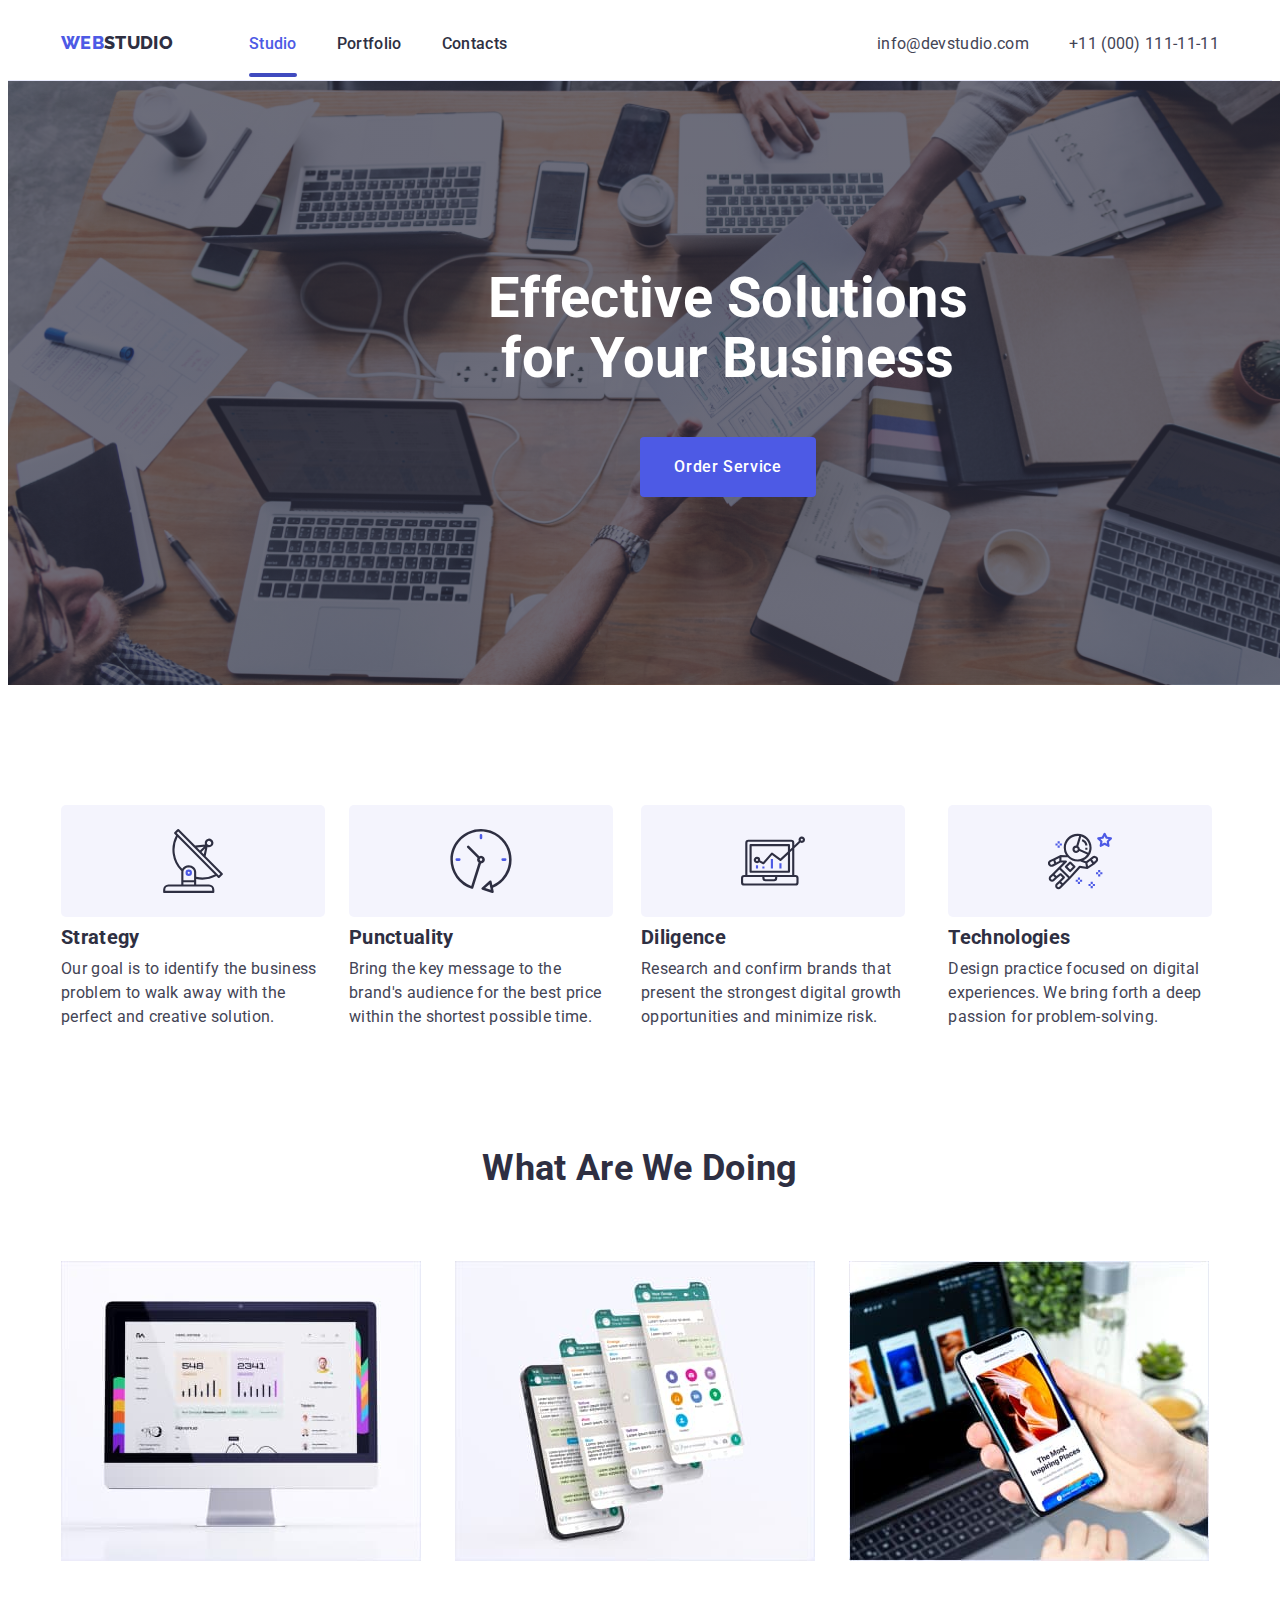
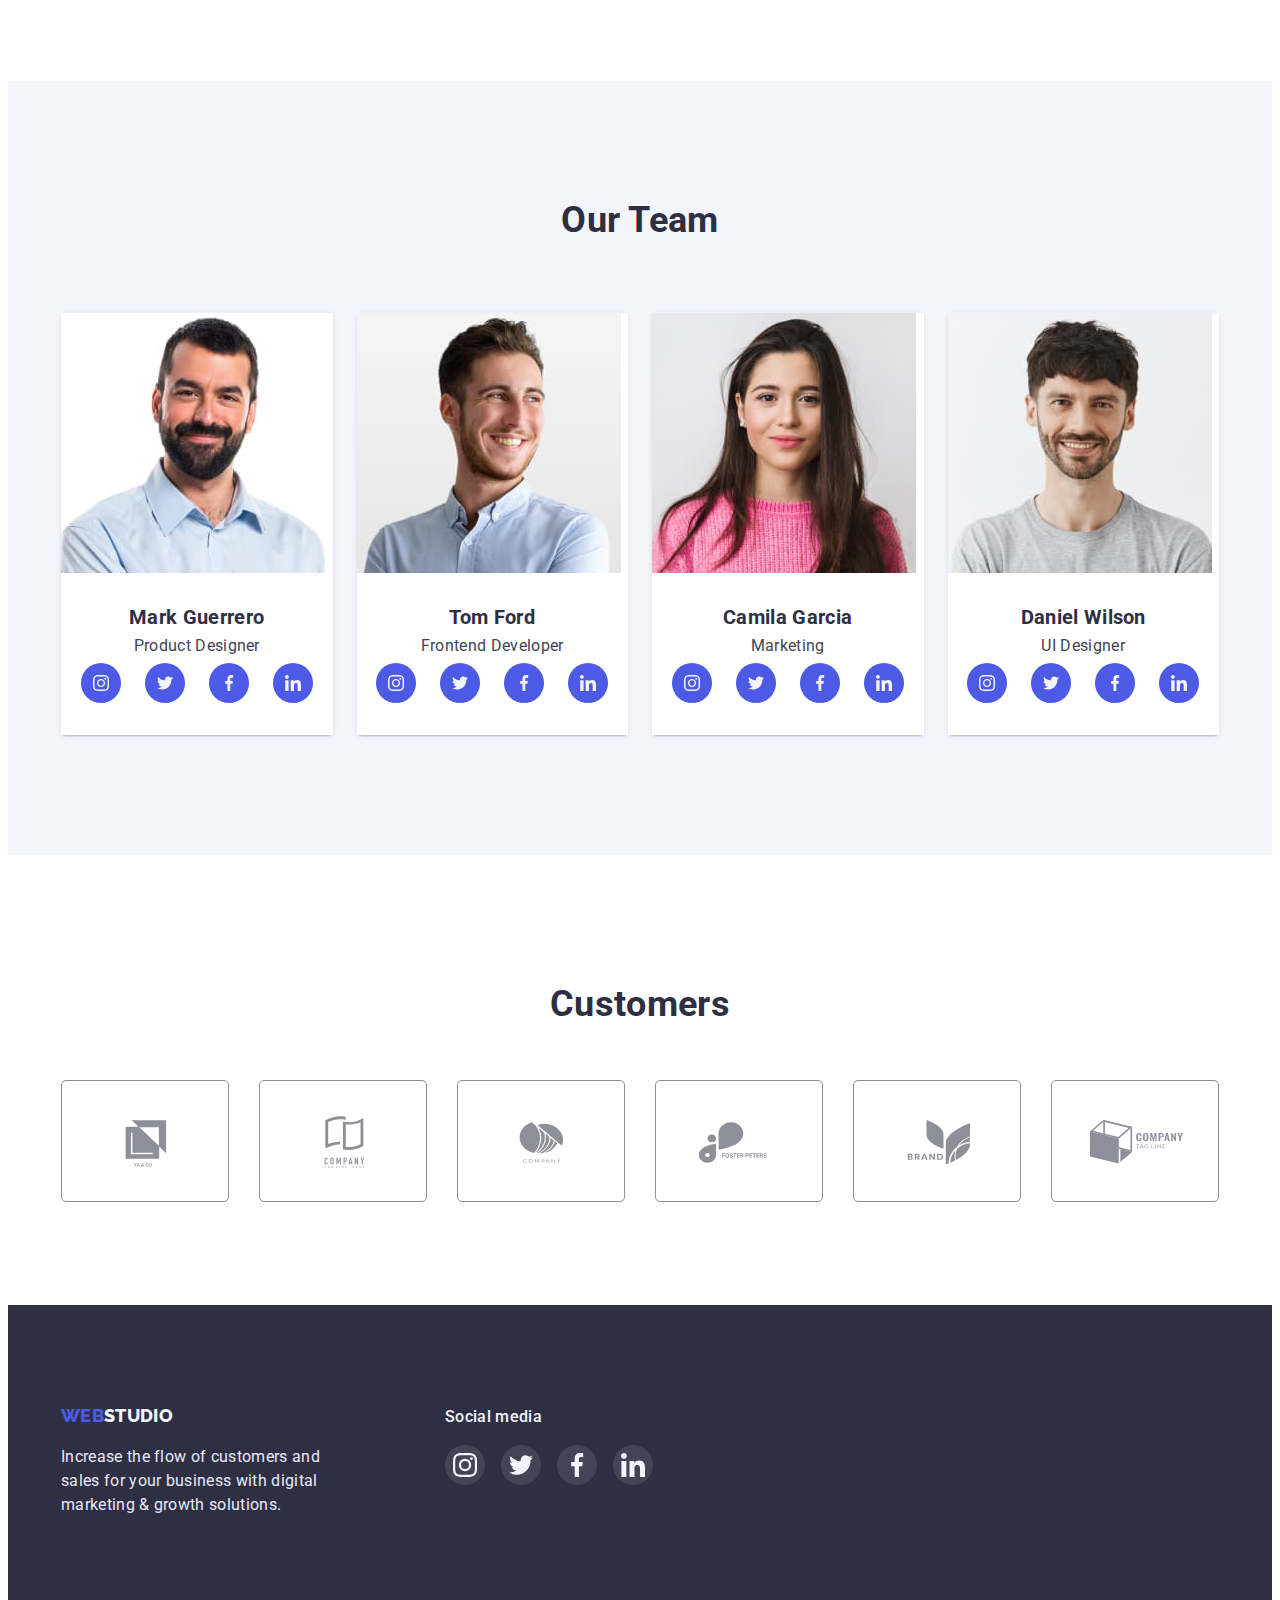
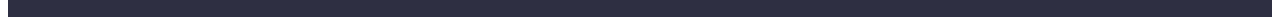
<file: index.html>
<!DOCTYPE html>
<html lang="en">

<head>
    <meta charset="UTF-8">
    <meta http-equiv="X-UA-Compatible" content="IE=edge">
    <meta name="viewport" content="width=device-width, initial-scale=1.0">
    <title>Document</title>
    <link rel="preconnect" href="https://fonts.googleapis.com">
    <link rel="preconnect" href="https://fonts.gstatic.com" crossorigin>
    <link
        href="https://fonts.googleapis.com/css2?family=Raleway:wght@800&family=Roboto:wght@400;500;700;900&display=swap"
        rel="stylesheet">
    <!-- <link rel="stylesheet"
        href="https://fonts.google.com/share?selection.family=Raleway:wght@700;800%7CRoboto:wght@400;500;700;900"> -->
    <link rel="stylesheet" href="https://cdnjs.cloudflare.com/ajax/libs/modern-normalize/0.6.0/modern-normalize.min.css"
        integrity="sha512-1bhKtVC+Rwemskiy3JPDT3u1PjW8B8oH7aFL+fS9Ju0DR/oAp3ttKPIlVWRMdEuhwZ6Lz3ds48hAwz7unUQXdA=="
        crossorigin="anonymous" referrerpolicy="no-referrer">
    <link rel="stylesheet" href="./css/styles.css">
</head>


<body>

    <header class="header">
        <div class="header-container container">
            <!-- Navigation to other pages -->
            <nav>
                <div class="header-logo">
                    <a href="" class="logo">WEB<span class="logo-studio">STUDIO</span></a>


                    <ul class="site-nav">
                        <li><a class="site-nav-link link current" href="./index.html">Studio</a></li>
                        <li><a class="site-nav-link link" href="./portfolio.html">Portfolio</a></li>
                        <li><a class="site-nav-link link" href="">Contacts</a></li>
                    </ul>
                </div>
            </nav>
            <ul class="header-cont">
                <li><a href="mailto:info@devstudio.com" class="link-contacts">info@devstudio.com</a></li>
                <li><a href="tel:+110001111111" class="link-contacts">+11 (000) 111-11-11</a></li>
            </ul>
        </div>
    </header>

    <main>
        <!-- Hero image -->
        <section class="hero">
            <h1 class="hero-title">Effective Solutions for Your Business</h1>
            <button class="hero-button" type="button" data-modal-open>Order Service</button>
        </section>

        <!-- Section 1 -->
        <section class="section">
            <div class="container">
                <h2 hidden>Features</h2>
                <ul class="section-item">
                    <li>
                        <div class="feature-icon">

                            <svg class="" width="64" height="64">
                                <use href="./images/icons.svg#icon-antenna"></use>
                            </svg>
                        </div>
                        <h3 class="section-title-feature">Strategy</h3>
                        <p class="text-p">Our goal is to identify the business problem to walk away with the perfect and
                            creative solution.
                        </p>
                    </li>
                    <li>
                        <div class="feature-icon">
                            <svg class="" width="64" height="64">
                                <use href="./images/icons.svg#icon-clock"></use>
                            </svg>
                        </div>
                        <h3 class="section-title-feature">Punctuality</h3>
                        <p class="text-p">Bring the key message to the brand's audience for the best price within the
                            shortest possible
                            time.
                        </p>
                    </li>
                    <li>
                        <div class="feature-icon">
                            <svg class="" width="64" height="64">
                                <use href="./images/icons.svg#icon-diagram"></use>
                            </svg>
                        </div>
                        <h3 class="section-title-feature">Diligence</h3>
                        <p class="text-p">Research and confirm brands that present the strongest digital growth
                            opportunities and minimize
                            risk.</p>
                    </li>
                    <li>
                        <div class="feature-icon">
                            <svg class="" width="64" height="64">
                                <use href="./images/icons.svg#icon-astronaut"></use>
                            </svg>
                        </div>
                        <h3 class="section-title-feature">Technologies</h3>
                        <p class="text-p">Design practice focused on digital experiences. We bring forth a deep passion
                            for problem-solving.
                        </p>
                    </li>
                </ul>
            </div>
        </section>

        <!-- Section 2 -->
        <section class="section top">
            <div class="container">
                <h2 class="section-title letter">What are we doing</h2>
                <ul class="card-set">
                    <li class="card-item"><img src="./images/rectangle1.jpg" alt="Dashboard of monitor" width="360"
                            height="300"></li>
                    <li class="card-item"><img src="./images/rectangle2.jpg" alt="Four printscreens" width="360"
                            height="300"></li>
                    <li class="card-item"><img src="./images/rectangle3.jpg" alt="Phone in hand" width="360"
                            height="300">
                    </li>
                </ul>
            </div>
        </section>

        <!-- Section 3 -->
        <section class="section fon">
            <div class="container">
                <h2 class="section-title">Our Team</h2>
                <ul class="card-set">
                    <li class="card-item-team">

                        <img class="img-margin" src="./images/team/product-designer.jpg" alt="Photo of Product Designer"
                            width="264" height="260">
                        <div class="card-content">
                            <h3 class="section-title-name">Mark Guerrero</h3>
                            <p class="section-p">Product Designer</p>
                            <ul class="socials">
                                <li>
                                    <a class="socials-link" href="https://www.instagram.com/" aria-label="Instagram"
                                        target="_blank" rel="noopener noreferrer">
                                        <svg class="socials-icon" width="16" height="16">
                                            <use href="./images/icons.svg#icon-instagram"></use>
                                        </svg>
                                    </a>
                                </li>
                                <li>
                                    <a class="socials-link" href="https://www.twitter.com/" aria-label="Twitter"
                                        target="_blank" rel="noopener noreferrer">
                                        <svg class="" width="16" height="16">
                                            <use href="./images/icons.svg#icon-twitter"></use>
                                        </svg>
                                    </a>
                                </li>
                                <li>
                                    <a class="socials-link" href="https://uk-ua.facebook.com/" aria-label="Facebook"
                                        target="_blank" rel="noopener noreferrer">
                                        <svg class="" width="16" height="16">
                                            <use href="./images/icons.svg#icon-facebook"></use>
                                        </svg></a>
                                </li>
                                <li>
                                    <a class="socials-link" href="https://www.linkedin.com/" aria-label="Linkedin"
                                        target="_blank" rel="noopener noreferrer">
                                        <svg class="" width="16" height="16">
                                            <use href="./images/icons.svg#icon-linkedin"></use>
                                        </svg></a>
                                </li>
                            </ul>
                        </div>

                    </li>
                    <li class="card-item-team">
                        <img src="./images/team/front-devel.jpg" alt="Photo of Frontend Developer" width="264"
                            height="260">
                        <div class="card-content">
                            <h3 class="section-title-name">Tom Ford</h3>
                            <p class="section-p">Frontend Developer</p>
                            <ul class="socials">
                                <li>
                                    <a class="socials-link" href="https://www.instagram.com/" aria-label="Instagram"
                                        target="_blank" rel="noopener noreferrer">
                                        <svg class="" width="16" height="16">
                                            <use href="./images/icons.svg#icon-instagram"></use>
                                        </svg>
                                    </a>
                                </li>
                                <li>
                                    <a class="socials-link" href="https://www.twitter.com/" aria-label="Twitter"
                                        target="_blank" rel="noopener noreferrer">
                                        <svg class="" width="16" height="16">
                                            <use href="./images/icons.svg#icon-twitter"></use>
                                        </svg>
                                    </a>
                                </li>
                                <li>
                                    <a class="socials-link" href="https://uk-ua.facebook.com/" aria-label="Facebook"
                                        target="_blank" rel="noopener noreferrer">
                                        <svg class="" width="16" height="16">
                                            <use href="./images/icons.svg#icon-facebook"></use>
                                        </svg></a>
                                </li>
                                <li>
                                    <a class="socials-link" href="https://www.linkedin.com/" aria-label="Linkedin"
                                        target="_blank" rel="noopener noreferrer">
                                        <svg class="" width="16" height="16">
                                            <use href="./images/icons.svg#icon-linkedin"></use>
                                        </svg></a>
                                </li>
                            </ul>
                        </div>
                    </li>
                    <li class="card-item-team">
                        <img src="./images/team/marketing.jpg" alt="Photo of Marketing" width="264" height="260">
                        <div class="card-content">
                            <h3 class="section-title-name">Camila Garcia</h3>
                            <p class="section-p">Marketing</p>
                            <ul class="socials">
                                <li>
                                    <a class="socials-link" href="https://www.instagram.com/" aria-label="Instagram"
                                        target="_blank" rel="noopener noreferrer">
                                        <svg class="" width="16" height="16">
                                            <use href="./images/icons.svg#icon-instagram"></use>
                                        </svg>
                                    </a>
                                </li>
                                <li>
                                    <a class="socials-link" href="https://www.twitter.com/" aria-label="Twitter"
                                        target="_blank" rel="noopener noreferrer">
                                        <svg class="" width="16" height="16">
                                            <use href="./images/icons.svg#icon-twitter"></use>
                                        </svg>
                                    </a>
                                </li>
                                <li>
                                    <a class="socials-link" href="https://uk-ua.facebook.com/" aria-label="Facebook"
                                        target="_blank" rel="noopener noreferrer">
                                        <svg class="" width="16" height="16">
                                            <use href="./images/icons.svg#icon-facebook"></use>
                                        </svg></a>
                                </li>
                                <li>
                                    <a class="socials-link" href="https://www.linkedin.com/" aria-label="Linkedin"
                                        target="_blank" rel="noopener noreferrer">
                                        <svg class="" width="16" height="16">
                                            <use href="./images/icons.svg#icon-linkedin"></use>
                                        </svg></a>
                                </li>
                            </ul>
                        </div>
                    </li>
                    <li class="card-item-team">
                        <img src="./images/team/ul-designer.jpg" alt="Photo of UI Designer" width="264" height="260">
                        <div class="card-content">
                            <h3 class="section-title-name">Daniel Wilson</h3>
                            <p class="section-p">UI Designer</p>
                            <ul class="socials">
                                <li>
                                    <a class="socials-link" href="https://www.instagram.com/" aria-label="Instagram"
                                        target="_blank" rel="noopener noreferrer">
                                        <svg class="" width="16" height="16">
                                            <use href="./images/icons.svg#icon-instagram"></use>
                                        </svg>
                                    </a>
                                </li>
                                <li>
                                    <a class="socials-link" href="https://www.twitter.com/" aria-label="Twitter"
                                        target="_blank" rel="noopener noreferrer">
                                        <svg class="" width="16" height="16">
                                            <use href="./images/icons.svg#icon-twitter"></use>
                                        </svg>
                                    </a>
                                </li>
                                <li>
                                    <a class="socials-link" href="https://uk-ua.facebook.com/" aria-label="Facebook"
                                        target="_blank" rel="noopener noreferrer">
                                        <svg class="" width="16" height="16">
                                            <use href="./images/icons.svg#icon-facebook"></use>
                                        </svg></a>
                                </li>
                                <li>
                                    <a class="socials-link" href="https://www.linkedin.com/" aria-label="Linkedin"
                                        target="_blank" rel="noopener noreferrer">
                                        <svg class="" width="16" height="16">
                                            <use href="./images/icons.svg#icon-linkedin"></use>
                                        </svg></a>
                                </li>
                            </ul>
                        </div>
                    </li>
                </ul>
            </div>
        </section>

        <!-- Section 4  Customers-->
        <section class="section section-pad">
            <div class="container">
                <h2 class="section-title">Customers</h2>
                <ul class="customers">
                    <li class="customers-item">
                        <a class="customers-link" href="">
                            <svg class="customers-icon border" width="168" height="88">
                                <use href="./images/icons.svg#icon-Logoa"></use>
                            </svg>
                        </a>
                    </li>
                    <li class="customers-item">
                        <a href="" class="customers-link">
                            <svg class="customers-icon border" width="168" height="88">
                                <use href="./images/icons.svg#icon-Logob"></use>
                            </svg>
                        </a>
                    </li>
                    <li class="customers-item">
                        <a href="" class="customers-link">
                            <svg class="customers-icon border" width="168" height="88">
                                <use href="./images/icons.svg#icon-Logoc"></use>
                            </svg>
                        </a>
                    </li>
                    <li class="customers-item">
                        <a href="" class="customers-link">
                            <svg class="customers-icon border" width="168" height="88">
                                <use href="./images/icons.svg#icon-Logod"></use>
                            </svg>
                        </a>
                    </li>
                    <li class="customers-item">
                        <a href="" class="customers-link">
                            <svg class="customers-icon border" width="168" height="88">
                                <use href="./images/icons.svg#icon-Logoe"></use>
                            </svg>
                        </a>
                    </li>
                    <li class="customers-item">
                        <a href="" class="customers-link">
                            <svg class="customers-icon border" width="168" height="88">
                                <use href="./images/icons.svg#icon-Logof"></use>
                            </svg>
                        </a>
                    </li>
                </ul>
            </div>
        </section>

    </main>

    <!-- Footer of page -->
    <footer class="footer">

        <ul class="container footer-wraper">
            <li>
                <a href="" class="logo-foot"><span class="logo">WEB</span><span
                        class="logo-studio white">STUDIO</span></a>
                <p class="footer-text">Increase the flow of customers and sales for your business with digital marketing
                    & growth solutions.</p>
            </li>
            <li class="white">
                <p class="foot-text-bold">Social media</p>
                <ul class="socials-footer">
                    <li>
                        <a class="socials-footer-link" href="https://www.instagram.com/" aria-label="Instagram"
                            target="_blank" rel="noopener noreferrer">
                            <svg class="" width="24" height="24">
                                <use href="./images/icons.svg#icon-instagram"></use>
                            </svg>
                        </a>
                    </li>

                    <li>
                        <a class="socials-footer-link" href="https://www.twitter.com/" aria-label="Twitter"
                            target="_blank" rel="noopener noreferrer">
                            <svg class="" width="24" height="24">
                                <use href="./images/icons.svg#icon-twitter"></use>
                            </svg>
                        </a>
                    </li>

                    <li>
                        <a class="socials-footer-link" href="https://uk-ua.facebook.com/" aria-label="Facebook"
                            target="_blank" rel="noopener noreferrer">
                            <svg class="" width="24" height="24">
                                <use href="./images/icons.svg#icon-facebook"></use>
                            </svg>
                        </a>
                    </li>

                    <li>
                        <a class="socials-footer-link" href="https://www.linkedin.com/" aria-label="Linkedin"
                            target="_blank" rel="noopener noreferrer">
                            <svg class="" width="24" height="24">
                                <use href="./images/icons.svg#icon-linkedin"></use>
                            </svg>
                        </a>
                    </li>
                </ul>
            </li>
        </ul>
    </footer>

    <!--Modal window  -->
    <div class="backdrop is-hidden" data-modal>
        <div class="modal">
            <button class="modal-btn" type="button" data-modal-close>
                <svg class="modal-icon" width="30" height="30">
                    <use href="./images/icons.svg#icon-Vector"></use>
                </svg>
            </button>
        </div>
    </div>

    <script src="./js/modal.js"></script>
</body>

</html>
</file>
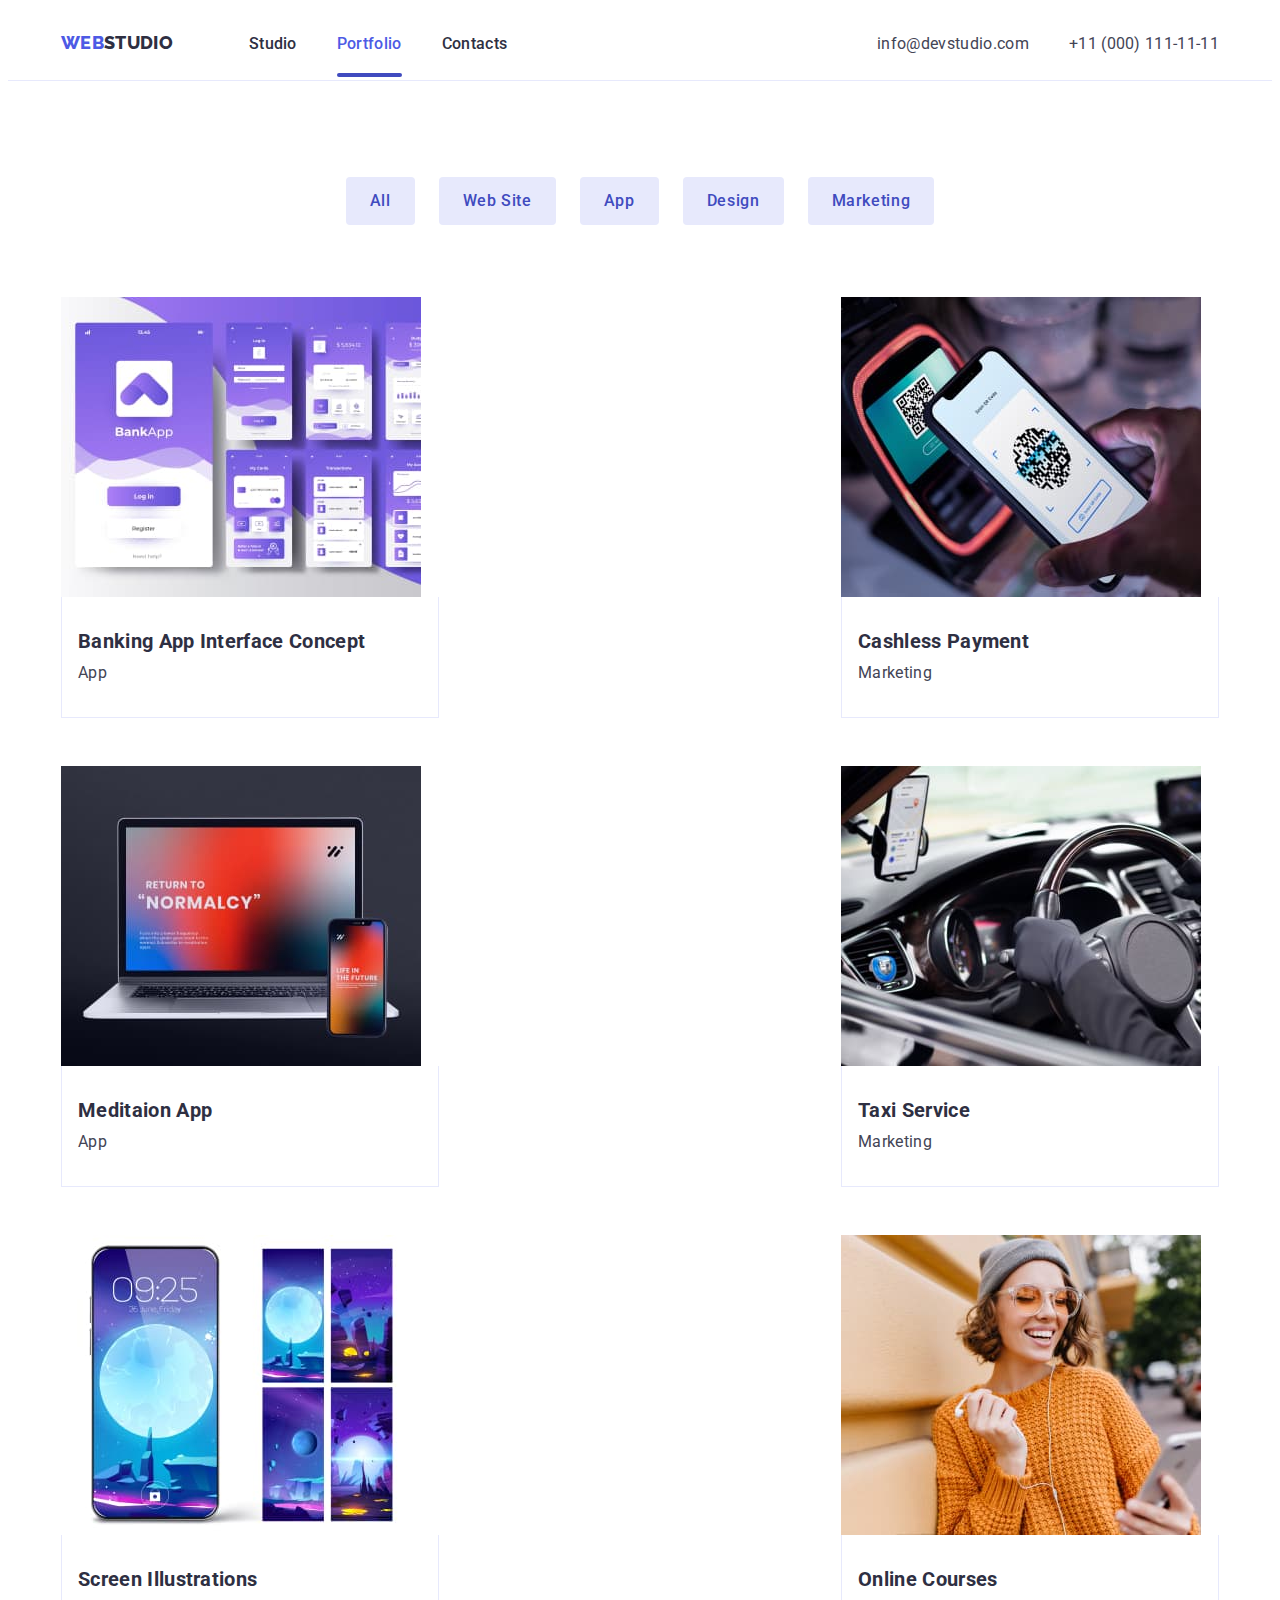
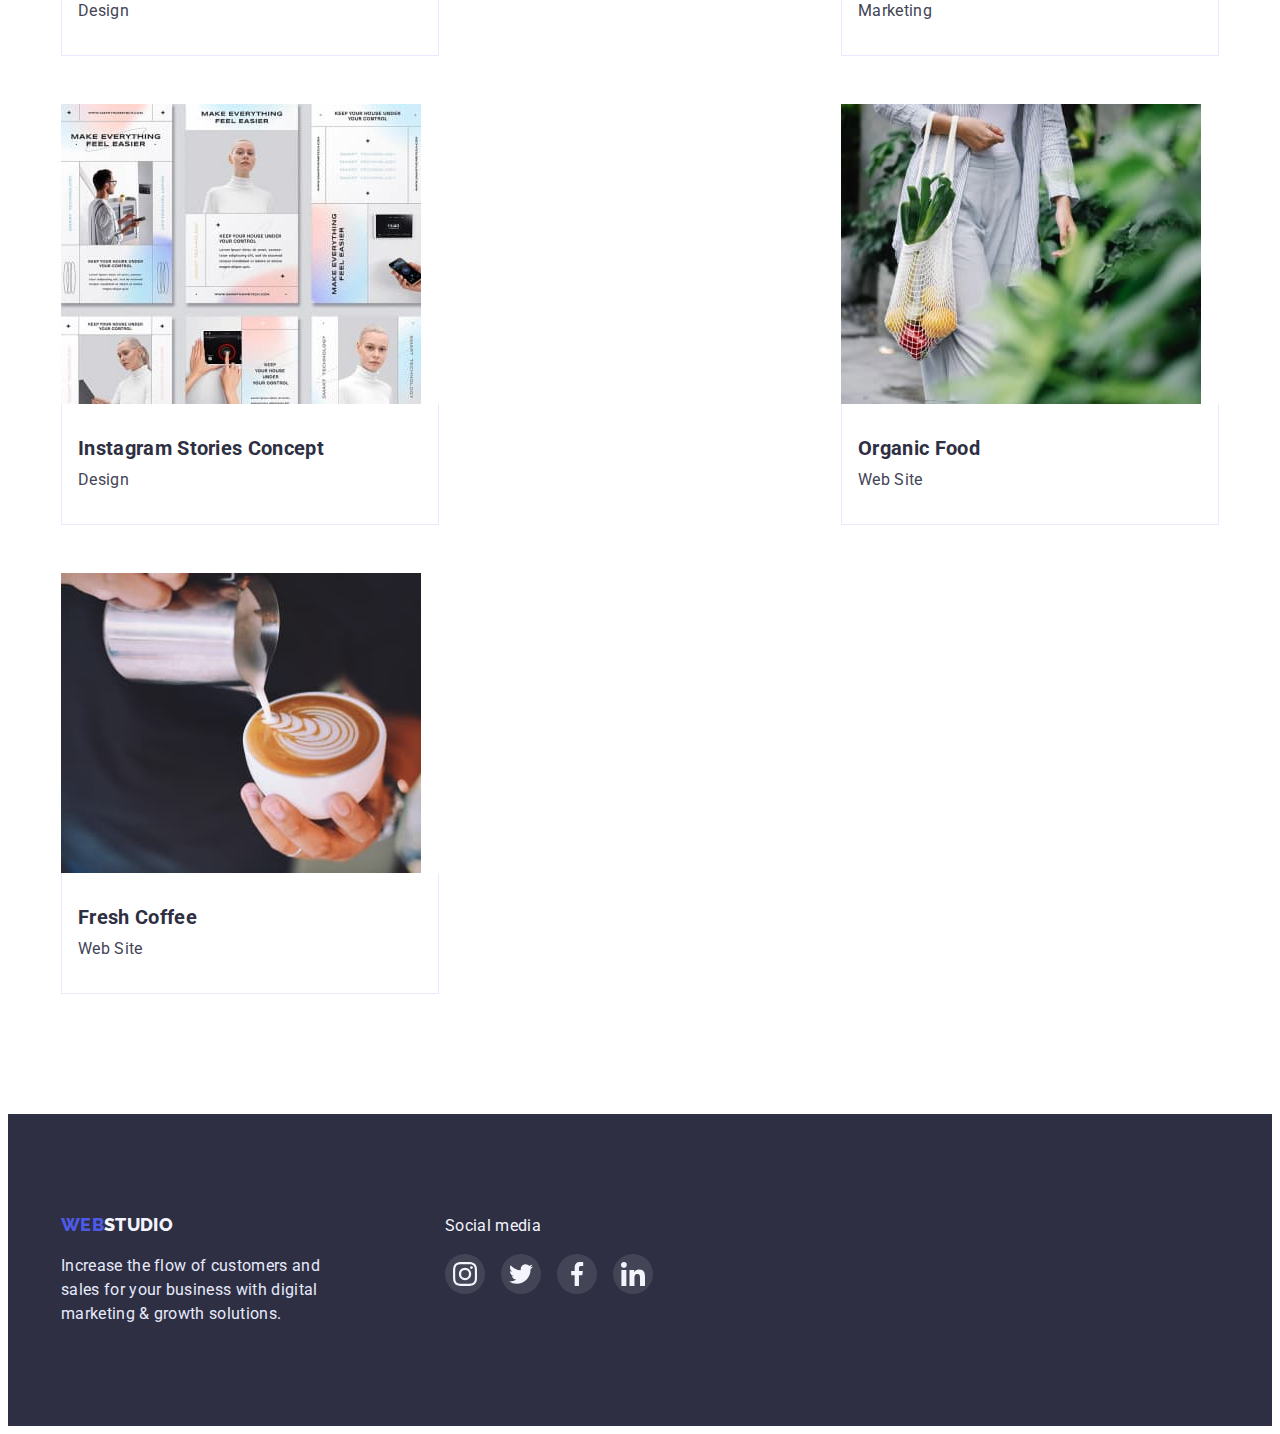
<file: portfolio.html>
<!-- Page Portfolio -->

<!DOCTYPE html>
<html lang="en">

<head>
    <meta charset="UTF-8">
    <meta http-equiv="X-UA-Compatible" content="IE=edge">
    <meta name="viewport" content="width=device-width, initial-scale=1.0">
    <title>Document</title>
    <link rel="preconnect" href="https://fonts.googleapis.com">
    <link rel="preconnect" href="https://fonts.gstatic.com" crossorigin>
    <link
        href="https://fonts.googleapis.com/css2?family=Raleway:wght@800&family=Roboto:wght@400;500;700;900&display=swap"
        rel="stylesheet">
    <!-- <link rel="stylesheet"
        href="https://fonts.google.com/share?selection.family=Raleway:wght@700;800%7CRoboto:wght@400;500;700;900"> -->
    <link rel="stylesheet" href="https://cdnjs.cloudflare.com/ajax/libs/modern-normalize/0.6.0/modern-normalize.min.css"
        integrity="sha512-1bhKtVC+Rwemskiy3JPDT3u1PjW8B8oH7aFL+fS9Ju0DR/oAp3ttKPIlVWRMdEuhwZ6Lz3ds48hAwz7unUQXdA=="
        crossorigin="anonymous" referrerpolicy="no-referrer">
    <link rel="stylesheet" href="./css/styles.css">
</head>

<body>

    <header class="header">
        <div class="header-container container">
            <!-- Navigation to other pages -->
            <nav>
                <div class="header-logo">
                    <a href="" class="logo">WEB<span class="logo-studio">STUDIO</span></a>

                    <ul class="site-nav">
                        <li><a class="site-nav-link link" href="./index.html">Studio</a></li>
                        <li><a class="site-nav-link link current" href="./portfolio.html">Portfolio</a></li>
                        <li><a class="site-nav-link link" href="">Contacts</a></li>
                    </ul>
                </div>
            </nav>
            <ul class="header-cont">
                <li><a href="mailto:info@devstudio.com" class="link-contacts">info@devstudio.com</a></li>
                <li><a href="tel:+110001111111" class="link-contacts">+11 (000) 111-11-11</a></li>
            </ul>
        </div>
    </header>

    <main>
        <!-- Main section -->
        <section class="section-port">
            <div class="container">
                <h1 hidden>Rows</h1>
                <ul class="section-btn">
                    <li><button class="primary-button" type="button">All</button></li>
                    <li><button class="primary-button" type="button">Web Site</button></li>
                    <li><button class="primary-button" type="button">App</button></li>
                    <li><button class="primary-button" type="button">Design</button></li>
                    <li><button class="primary-button" type="button">Marketing</button></li>
                </ul>
            </div>
            <div class="container row">
                <ul class="card-set nul">
                    <li class="card-item item-a">
                        <div class="box">
                            <img class="img-margin" src="./images/portfolio/card1r1.jpg"
                                alt="7 printscreens of bank application" width="360" height="300">
                            <div class="overlay">
                                <p>14 Stylish and User-Friendly App Design Concepts · Task Manager App · Calorie
                                    Tracker
                                    App · Exotic Fruit Ecommerce App · Cloud Storage App</p>
                            </div>
                        </div>
                        <div class="section-border">
                            <a class="" href="">
                                <h2 class="section-title">Banking App Interface Concept</h2>
                                <p class="section-title-p">App</p>
                            </a>
                        </div>
                    </li>
                    <li class="card-item item-a">
                        <div class="box">

                            <img class="img-margin" src="./images/portfolio/card2r1.jpg"
                                alt="Scanning the code with a smartphone" width="360" height="300">
                            <div class="overlay">
                                <p>14 Stylish and User-Friendly App Design Concepts · Task Manager App · Calorie
                                    Tracker
                                    App · Exotic Fruit Ecommerce App · Cloud Storage App</p>
                            </div>
                        </div>
                        <div class="section-border">
                            <a href="" class="">
                                <h2 class="section-title">Cashless Payment</h2>
                                <p class="section-title-p">Marketing</p>
                            </a>
                        </div>
                    </li>
                    <li class="card-item item-a">
                        <div class="box">
                            <img class="img-margin" src="./images/portfolio/card3r1.jpg" alt="Open notebook" width="360"
                                height="300">
                            <div class="overlay">
                                <p>14 Stylish and User-Friendly App Design Concepts · Task Manager App · Calorie
                                    Tracker
                                    App · Exotic Fruit Ecommerce App · Cloud Storage App<code>div.box</code></p>
                            </div>
                        </div>
                        <div class="section-border">
                            <a href="" class="">
                                <h2 class="section-title">Meditaion App</h2>
                                <p class="section-title-p">App</p>
                            </a>
                        </div>
                    </li>
                    <li class="card-item item-a">
                        <div class="box">

                            <img class="img-margin" src="./images/portfolio/card1r2.jpg"
                                alt="Smartphone on the holder is near the steering wheel" width="360" height="300">
                            <div class="overlay">
                                <p>14 Stylish and User-Friendly App Design Concepts · Task Manager App · Calorie
                                    Tracker
                                    App · Exotic Fruit Ecommerce App · Cloud Storage App</p>
                            </div>
                        </div>

                        <div class="section-border">
                            <a href="" class="">
                                <h2 class="section-title">Taxi Service</h2>
                                <p class="section-title-p">Marketing</p>
                            </a>
                        </div>

                    </li>
                    <li class="card-item item-a">
                        <div class="box">
                            <img class="img-margin" src="./images/portfolio/card2r2.jpg"
                                alt="5 different printscreens of a smartphone" width="360" height="300">
                            <div class="overlay">
                                <p>14 Stylish and User-Friendly App Design Concepts · Task Manager App · Calorie
                                    Tracker
                                    App · Exotic Fruit Ecommerce App · Cloud Storage App<code>div.box</code></p>
                            </div>
                        </div>
                        <div class="section-border">
                            <a href="" class="">
                                <h2 class="section-title">Screen Illustrations</h2>
                                <p class="section-title-p">Design</p>
                            </a>
                        </div>
                    </li>
                    <li class="card-item item-a">
                        <div class="box">
                            <img class="img-margin" src="./images/portfolio/card3r2.jpg"
                                alt="The girl listen to music with headphones" width="360" height="300">
                            <div class="overlay">
                                <p>14 Stylish and User-Friendly App Design Concepts · Task Manager App · Calorie
                                    Tracker
                                    App · Exotic Fruit Ecommerce App · Cloud Storage App<code>div.box</code></p>
                            </div>
                        </div>
                        <div class="section-border">
                            <a href="" class="">
                                <h2 class="section-title">Online Courses</h2>
                                <p class="section-title-p">Marketing</p>
                            </a>
                        </div>
                    </li>
                    <li class="card-item item-a">
                        <div class="box">
                            <img class="img-margin" src="./images/portfolio/card1r3.jpg"
                                alt="6 printscreens of instruction" width="360" height="300">
                            <div class="overlay">
                                <p>14 Stylish and User-Friendly App Design Concepts · Task Manager App · Calorie
                                    Tracker
                                    App · Exotic Fruit Ecommerce App · Cloud Storage App<code>div.box</code></p>
                            </div>
                        </div>
                        <div class="section-border">
                            <a href="" class="">
                                <h2 class="section-title">Instagram Stories Concept</h2>
                                <p class="section-title-p">Design</p>
                            </a>
                        </div>
                    </li>
                    <li class="card-item item-a">
                        <div class="box">
                            <img class="img-margin" src="./images/portfolio/card2r3.jpg"
                                alt="A girl carrying vegetables in a bag" width="360" height="300">
                            <div class="overlay">
                                <p>14 Stylish and User-Friendly App Design Concepts · Task Manager App · Calorie
                                    Tracker
                                    App · Exotic Fruit Ecommerce App · Cloud Storage App<code>div.box</code></p>
                            </div>
                        </div>
                        <div class="section-border">
                            <a href="" class="">
                                <h2 class="section-title">Organic Food</h2>
                                <p class="section-title-p">Web Site</p>
                            </a>
                        </div>
                    </li>
                    <li class="card-item item-a">
                        <div class="box">
                            <img class="img-margin" src="./images/portfolio/card3r3.jpg" alt="A cup of coffee"
                                width="360" height="300">
                            <div class="overlay">
                                <p>14 Stylish and User-Friendly App Design Concepts · Task Manager App · Calorie
                                    Tracker
                                    App · Exotic Fruit Ecommerce App · Cloud Storage App<code>div.box</code></p>
                            </div>
                        </div>
                        <div class="section-border">
                            <a href="" class="">
                                <h2 class="section-title">Fresh Coffee</h2>
                                <p class="section-title-p">Web Site</p>
                            </a>
                        </div>
                    </li>
                </ul>
            </div>
        </section>

    </main>
    <!-- Footer of page -->
    <footer class="footer">

        <ul class="container footer-wraper">
            <li>
                <a href="" class="logo-foot"><span class="logo">WEB</span><span
                        class="logo-studio white">STUDIO</span></a>
                <p class="footer-text">Increase the flow of customers and sales for your business with digital marketing
                    & growth solutions.</p>
            </li>
            <li class="white">
                <p>Social media</p>
                <ul class="socials-footer">
                    <li>
                        <a class="socials-footer-link" href="https://www.instagram.com/" aria-label="Instagram"
                            target="_blank" rel="noopener noreferrer">
                            <svg class="" width="24" height="24">
                                <use href="./images/icons.svg#icon-instagram"></use>
                            </svg>
                        </a>
                    </li>

                    <li>
                        <a class="socials-footer-link" href="https://www.twitter.com/" aria-label="Twitter"
                            target="_blank" rel="noopener noreferrer">
                            <svg class="" width="24" height="24">
                                <use href="./images/icons.svg#icon-twitter"></use>
                            </svg>
                        </a>
                    </li>

                    <li>
                        <a class="socials-footer-link" href="https://uk-ua.facebook.com/" aria-label="Facebook"
                            target="_blank" rel="noopener noreferrer">
                            <svg class="" width="24" height="24">
                                <use href="./images/icons.svg#icon-facebook"></use>
                            </svg>
                        </a>
                    </li>

                    <li>
                        <a class="socials-footer-link" href="https://www.linkedin.com/" aria-label="Linkedin"
                            target="_blank" rel="noopener noreferrer">
                            <svg class="" width="24" height="24">
                                <use href="./images/icons.svg#icon-linkedin"></use>
                            </svg>
                        </a>
                    </li>
                </ul>
            </li>
        </ul>
    </footer>
</body>



</html>
</file>
<file: css/styles.css>
:root {
    /* Primary and title color text */
    --primary-text-color: #434455;
    --title-text-color: #2E2F42;
    --link-text-cont: #434455;
    --body-bcg-color: #ffffff;
    --logo-text-color: #4D5AE5;
    --site-nav-link: #404BBF;
    --hero-title-bcg: #2E2F42;
    --hero-title-button: #FFFFFF;
    --hero-bcg-button: #4D5AE5;
    --hero-hover-button: #404BBF;
    --rows-text-color: #434455;
    --logo-text-footer: #F4F4FD;
    --icon-bcg-color: #F4F4FD;
    --footer-text: #E7E9FC;
    --footer-bcg-color: #2E2F42;
    --background-team: #F4F4FD;
    --background-card: #4D5AE5;

    /* portfolio buttons */
    --current-text-color: #4D5AE5;
    --primary-btn-color: #404BBF;
    --secondary-btn-color: #E7E9FC;
    --border-btn-color: #E7E9FC;
    --primary-btntext-color: #FFFFFF;
    --secondary-btntext-color: #4D5AE5;

    /* borders */
    --border-col-portfolio: #E7E9FC;
    --border-col-customers: #8E8F99;
    --border-hov-customers: #404BBF;

    /* links */
    --link-text-prymary: #8E8F99;
    --link-text-focus: #404BBF;
    --link-circle-color: #4D5AE5;
    --link-circle-another: #404BBF;
    --link-footer-color: #434455;
    --link-footer-another: #31D0AA;
    /*ширина между img в секции 2 главной страницы*/
    --indent: 24px;

    /* modal window */
    --modal-btn-bcg: #E7E9FC;
}


/* Глобальній сброс стилей H1....H6, ul, p */
h1,
h2,
h3,
h4,
h5,
h6,
p {
    margin: 0;
}

a {
    text-decoration: none;
}

/* delete the list's marker */
ul {
    list-style: none;
    margin: 0;
    padding: 0;
}

img {
    display: block;
    max-width: 100%;
    height: auto;
}

/* background-color and basic text color of body*/
body {
    background-color: var(--body-bcg-color);
    color: var(--primary-text-color);
    font-family: Roboto, sans-serif;
    font-size: 16px;
    line-height: 1.5;
    letter-spacing: 0.02em;
}

/**
  |============================
  | div container for all sections
  |============================
*/

.container {
    max-width: 1158px;
    padding-left: 15px;
    padding-right: 15px;
    margin: 0 auto;
}

/*===================*/
/*   HEADER SECTION  */
/*===================*/

.header {
    padding-top: 24px;
    padding-bottom: 24px;
    border-bottom: 1px solid var(--border-col-portfolio);
    /* outline: 5px solid blue;
    background-color: yellow; */
}

.header-container {
    display: flex;
    flex-wrap: nowrap;
    justify-content: space-between;
    /* align-items: center; */
    /* border-bottom: 1px solid var(--border-col-portfolio); */
    /* outline: 3px solid green; */
}

/* style  logo */
.logo {
    /* у хедері задає колір по макету для текстових елементів */
    color: var(--logo-text-color);
    font-family: Raleway, sans-serif;
    font-weight: 800;
    font-size: 18px;
    line-height: 1.17;
    text-decoration: none;
    /* outline: 3px solid blue;*/
}

.logo-studio {
    /* у хедері задає колір по макету для текстових елементів */
    color: var(--title-text-color);
    font-family: Raleway, sans-serif;
    font-weight: 800;
    font-size: 18px;
    line-height: 1.17;
}

/* site navigation */
.link {
    padding-top: 24px;
    /*увеличивает область ссылки*/
    padding-bottom: 24px;
    font-weight: 500;
    font-size: 16px;
    line-height: 1.5;
    /* width: 66px; */
    /* у хедері задає колір по макету для текстових елементів */
    color: var(--title-text-color);
    text-decoration: none;

    /* transition-property: all */
    transition-property: color;
    transition-duration: 250ms;
    transition-timing-function: cubic-bezier(0.4, 0, 0.2, 1);
    transition-delay: 100ms;
}


.site-nav .link:hover,
.site-nav .link:focus {
    color: var(--site-nav-link);
    border-radius: 2px;
}


.header-logo {
    display: flex;
    flex-wrap: nowrap;
    gap: 76px;
}

.site-nav {
    display: flex;
    flex-wrap: nowrap;
    gap: 40px;
    /* outline: 2px solid rgb(192, 28, 28); */
}

.header-cont {
    display: flex;
    flex-wrap: nowrap;
    gap: 40px;
}

/* contacts */
.link-contacts {
    /* у хедері задає колір по макету для текстових елементів */
    color: var(--link-text-cont);
    font-size: 16px;
    line-height: 1.5;
    letter-spacing: 0.02em;
    text-decoration: none;
    /* padding-top: 24px;
    padding-bottom: 24px; */
    /* display: flex; */

    /* transition-property: all */
    transition-property: color;
    transition-duration: 250ms;
    transition-timing-function: cubic-bezier(0.4, 0, 0.2, 1);
    transition-delay: 100ms;
}

.link-contacts:hover,
.link-contacts:focus {
    color: var(--site-nav-link);
}


/* подчеркивание ссылки текущей страницы*/
.site-nav-link.current::after {
    content: '';
    display: block;
    position: absolute;
    bottom: 0;
    width: 100%;
    height: 4px;
    background-color: var(--site-nav-link);
    border-radius: 2px;
}

.site-nav-link {
    position: relative;
    /*   */
    /* padding-top: 24px;
    padding-bottom: 24px; */
}

/*===================*/
/*         HERO      */
/*===================*/

.hero {
    background-color: var(--hero-title-bcg);
    text-align: center;
    padding: 188px 0px;
    background-image: linear-gradient(rgba(46, 47, 66, 0.7), rgba(46, 47, 66, 0.7)), url(../images/peopleoffice.jpg);
    background-size: cover;
    background-position: center;
    width: 1440px;
    margin-left: auto;
    margin-right: auto;
}

.hero-title {
    color: var(--hero-title-button);
    font-weight: 700;
    font-size: 56px;
    line-height: 1.07;
    text-align: center;
    width: 511px;
    margin-left: auto;
    margin-right: auto;
    margin-bottom: 48px;
}

.hero-button {
    background: var(--hero-bcg-button);
    color: var(--hero-title-button);
    /* width: 169px;
    height: 56px; */
    border-color: transparent;
    cursor: pointer;
    font-family: Roboto, sans-serif;
    font-weight: 500;
    font-size: 16px;
    line-height: 1.5;
    align-items: center;
    letter-spacing: 0.04em;
    border-radius: 4px;
    padding: 16px 32px;

    /* transition-property: all */
    transition-property: background-color;
    transition-duration: 250ms;
    transition-timing-function: cubic-bezier(0.4, 0, 0.2, 1);
    transition-delay: 100ms;
}

.hero .hero-button:hover,
.hero .hero-button:focus {
    background-color: var(--hero-hover-button);
    box-shadow: 0px 4px 4px rgba(0, 0, 0, 0.15);
    /* animation-name: changeModalWin;
    animation-duration: 300ms; */
}


/*===================*/
/*       SECTIONS    */
/*===================*/

/* Для всех секций используется один класс .section*/
.section {
    padding-top: 120px;
    padding-bottom: 120px;
}

/* section 1 */
.section-item {
    display: flex;
    gap: 24px;
    justify-content: space-between;
}

/* класс для иконок в секции 2 */
.feature-icon {
    display: flex;
    width: 264px;
    height: 112px;
    margin-bottom: 8px;
    justify-content: center;
    align-items: center;
    border-radius: 5px;
    /* outline: 2px solid red; */
    background-color: var(--icon-bcg-color);
}

/*H2 на главной странице*/
.letter {
    text-transform: capitalize;
}

/* section 1 - H3-text color */
.section-title-feature {
    color: var(--title-text-color);
    font-weight: 700;
    font-size: 20px;
    line-height: 1.2;
    margin-bottom: 8px;
}

/* Выравнивание абзаца слева в секции 1  */
.text-p {
    text-align: left;
    font-size: 16px;
    line-height: calc(24 / 16);
}

/* section 2 */
/* Сетка для секции 2 и секции 3 */
.card-set {
    display: flex;
    flex-wrap: wrap;
    justify-content: space-between;
    gap: 48px 24px;
}

.card-item {
    --items: 3;
    /* flex-basis: calc((100% - (24px*2))/3); */
    flex-basis: calc((100% - (var(--indent) * (var(--items) - 1))) / var(--items));
}

/*Синий оверлей*/
.box {
    /* --items: 3; */
    flex-basis: inherit;
    /* outline: 3px solid rgb(223, 61, 61); */

    position: relative;
    overflow: hidden;
}

.box:hover .overlay {
    transform: translatex(0);
}

.overlay {
    position: absolute;
    top: 0;
    left: 0;
    width: 100%;
    height: 100%;
    background-color: var(--background-card);
    transform: translatey(100%);
    transition: transform 250ms ease;

}

.overlay>p {
    color: var(--logo-text-footer);
    padding: 40px 32px;
    font-weight: 400;


}

/*для секции 3 - сетка*/
.card-item-team {
    flex-basis: calc((100% - (24px * 3)) / 4);
    background-color: white;
    border-bottom-left-radius: 5px;
    border-bottom-right-radius: 5px;
    box-shadow: 0 2px 1px 0px rgba(46, 47, 66, 0.08),
        0 1px 1px 0px rgba(46, 47, 66, 0.16),
        0 1px 6px 0px rgba(46, 47, 66, 0.08);
}

/* section 3 */
/* фон для секции Our Team */
.fon {
    background-color: var(--background-team);
}

/* H2 of section 3 in the main*/
.section-title {
    color: var(--title-text-color);
    font-weight: 700;
    font-size: 36px;
    line-height: 1.11;
    text-align: center;
    margin-bottom: 72px;
    padding-top: 0px;
    text-decoration: none;

}

/* H3 of section 3 in the main */
.section-title-name {
    color: var(--title-text-color);
    font-weight: 700;
    font-size: 20px;
    line-height: 1.2;
    text-align: center;
    /* margin-top: 32px; */
    margin-bottom: 8px;
}

.section-p {
    font-size: 16px;
    line-height: 1.15;
    text-align: center;
    margin-bottom: 8px;
}

.p {
    margin: 0;
}

.card-content {
    /* padding-top: 32px;
    padding-bottom: 32px; */
    padding: 32px 16px;
    background-color: var(--body-bcg-color);
}

/* иконки социальных сетей */
.socials {
    display: flex;
    justify-content: center;
    gap: 24px;
}

/* ссылка на иконку соц.сетей */
.socials-link {
    display: flex;
    justify-content: center;
    align-items: center;
    width: 40px;
    height: 40px;
    border-radius: 50%;
    background-color: var(--link-circle-color);

    /* transition-property: all */
    transition-property: background-color;
    transition-duration: 250ms;
    transition-timing-function: cubic-bezier(0.4, 0, 0.2, 1);
    transition-delay: 100ms;
}

.socials-link:hover,
.socials-link:focus {
    background-color: var(--link-circle-another);

}

/**
  |============================
  | Section 4  - Customers
  |============================
*/
.section-pad {
    padding-top: 130px;
}

.customers {
    display: flex;
    justify-content: space-between;
    gap: 24px;
}

.border {
    border: 1px solid var(--border-col-customers);
    border-radius: 5px;
}

.border:hover,
.border:active {
    border: 1px solid var(--border-hov-customers);
}

.customers-link {
    display: flex;
    align-items: center;
    justify-content: center;
    width: 168px;
    height: 88px;
    color: var(--link-text-prymary);

    /* transition-property: all */
    transition-property: color;
    transition-duration: 250ms;
    transition-timing-function: cubic-bezier(0.4, 0, 0.2, 1);
    transition-delay: 100ms;
}

.customers-icon {
    padding: 16px 32px;
    fill: currentColor;
}

.customers-link:hover .customers-icon,
.customers-link:focus .customers-icon {
    fill: var(--link-text-focus);
}


.customers-link:hover,
.customers-link:focus {
    color: var(--link-text-focus);
}

/* .customers-icon {
    fill: var(--link-text-prymary);
}

.customers-link:hover .customers-icon,
.customers-link:focus .customers-icon {
    fill: var(--link-text-focus);
} */


/*===================*/
/*         FOOTER    */
/*===================*/
.footer {
    padding-top: 100px;
    padding-bottom: 100px;
    /* padding-left: 156px; */
    background-color: var(--footer-bcg-color);
}

.footer-text {
    color: var(--footer-text);
    width: 264px;
    font-size: 16px;

}

.logo-foot {
    display: block;
    margin-bottom: 16px;
    text-decoration: none;
}

.white {
    color: var(--logo-text-footer);
}

.footer-wraper {
    display: flex;
    /* align-items: center; */
    gap: 120px;
}

.socials-footer {
    display: flex;
    justify-content: center;
    gap: 16px;
    margin-top: 16px;
}

/* ссылка на иконку соц.сетей в footer */
.socials-footer-link {
    display: flex;
    justify-content: center;
    align-items: center;
    width: 40px;
    height: 40px;
    border-radius: 50%;
    background-color: var(--link-footer-color);

    /* transition-property: all */
    transition-property: background-color;
    transition-duration: 250ms;
    transition-timing-function: cubic-bezier(0.4, 0, 0.2, 1);
    transition-delay: 100ms;
}

.socials-footer-link:hover,
.socials-footer-link:focus {
    background-color: var(--link-footer-another);
}

.foot-text-bold {
    font-weight: 500;
}

/*===================*/
/*  PORTFOLIO PAGE   */
/*===================*/


/* active color-text "Portfolio" in header*/
.current {
    color: var(--current-text-color);
}

/* секция для кнопок */
.section-btn {
    display: flex;
    flex-wrap: wrap;
    justify-content: center;
    gap: 24px;
    margin-bottom: 72px;
    /* padding: 96px 427px 72px; */
    /* outline: 2px solid red; */
}

/* buttons */
.primary-button {
    color: var(--primary-btn-color);
    background: var(--secondary-btn-color);
    border-color: var(--border-btn-color);
    border: none;
    cursor: pointer;
    height: 48px;
    border-radius: 4px;
    padding: 12px 24px;

    font-family: Roboto, sans-serif;
    font-weight: 500;
    font-size: 16px;
    line-height: 1.5;
    text-align: center;
    letter-spacing: 0.04em;

    /* transition-property: all */
    transition-property: color, background-color, border-color;
    transition-duration: 250ms;
    transition-timing-function: cubic-bezier(0.4, 0, 0.2, 1);
    transition-delay: 100ms;
}

.primary-button:hover,
.primary-button:focus {
    color: var(--primary-btntext-color);
    background-color: var(--primary-btn-color);
    /* border-color: transparent; */
    border-color: var(--border-btn-color);
    box-shadow: 0 5px 5px 2px rgba(0, 0, 0, 0.2);
}

/* Паддинги сетки в Портфолио */
.top {
    padding-top: 0px;
    padding-bottom: 120px;
}

.section-port {
    padding-top: 96px;
    padding-bottom: 120px;
}

.nul {
    padding-top: 0px;
}

.row .section-title {
    font-weight: 700;
    font-size: 20px;
    line-height: 1.2;
    color: var(--title-text-color);
    text-align: left;
    margin-bottom: 8px;
}

/* Borders in Portfolio page */
.img-margin {
    display: block;
    margin-right: 0px;
    margin-left: 0px;
}

.section-border {
    display: inline-block;
    width: 360px;
    border-left: 1px solid var(--border-col-portfolio);
    border-right: 1px solid var(--border-col-portfolio);
    border-bottom: 1px solid var(--border-col-portfolio);
    padding-top: 32px;
    padding-bottom: 32px;
    padding-left: 16px;
}


.section-title-p {
    font-weight: 400;
    margin: 0px;
    color: var(--link-text-cont);

}

.item-a {

    /* transition-property: all */
    transition-property: box-shadow;
    transition-duration: 250ms;
    transition-timing-function: cubic-bezier(0.4, 0, 0.2, 1);
    transition-delay: 100ms;
}

.item-a:hover {
    display: block;
    box-shadow: 0px 1px 6px 0px rgba(46, 47, 66, 0.08);
    cursor: pointer;
}

/**
  |============================
  | Modal Window
  |============================
*/

.backdrop {
    position: fixed;
    top: 0;
    left: 0;
    width: 100%;
    height: 100%;
    z-index: 1000;
    background-color: rgba(0, 0, 0, 0.4);
    /* когда показан, тогда не прозрачный */
    opacity: 1;
    transition: opacity 250ms cubic-bezier(0.4, 0, 0.2, 1);
}

.backdrop.is-hidden {
    opacity: 0;
    /*когда спрятан - прозрачный*/
    visibility: hidden;
    pointer-events: none;
}

.backdrop.is-hidden .modal {
    transform: translate(-50%, -50%) scale(0.8);
    opacity: 0;
}

.modal {
    position: absolute;
    top: 50%;
    left: 50%;
    width: 408px;
    height: 576px;
    background-color: #FCFCFC;
    box-shadow: 0px 1px 1px rgba(0, 0, 0, 0.14), 0px 1px 3px rgba(0, 0, 0, 0.12), 0px 2px 1px rgba(0, 0, 0, 0.2);
    border-radius: 4px;

    transform: translate(-50%, -50%) scale(1);
    opacity: 1;
    visibility: visible;
    transition: transform 250ms cubic-bezier(0.4, 0, 0.2, 1),
        opacity 250ms cubic-bezier(0.4, 0, 0.2, 1),
        visibility 250ms cubic-bezier(0.4, 0, 0.2, 1);
}

.modal-btn {
    display: flex;
    justify-content: center;
    align-items: center;

    position: absolute;
    top: 24px;
    right: 24px;
    width: 24px;
    height: 24px;
    border-radius: 50%;
    background: var(--modal-btn-bcg);
    border: 1px solid rgba(0, 0, 0, 0.1);
}

.modal-icon {
    width: 8px;
    height: 8px;
}
</file>
